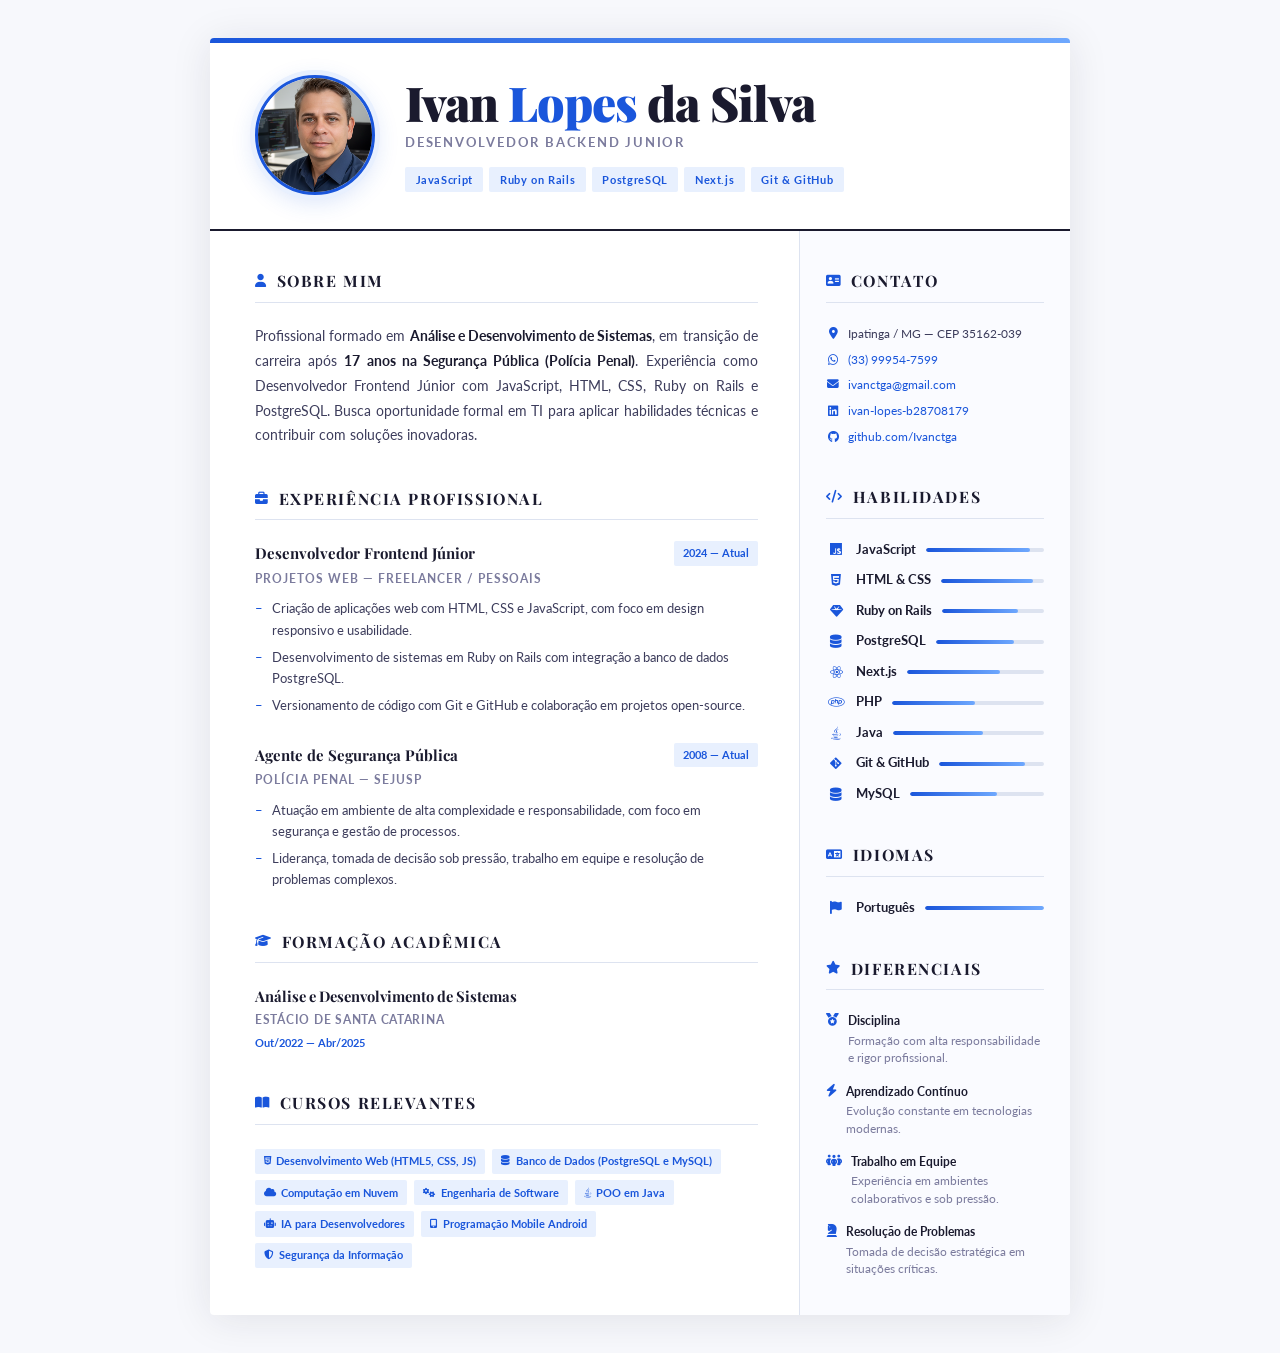
<file: curriculo.html>
<!DOCTYPE html>
<html lang="pt-BR">
<head>
  <meta charset="UTF-8" />
  <meta name="viewport" content="width=device-width, initial-scale=1.0" />
  <title>Currículo — Ivan Lopes da Silva</title>

  <link rel="preconnect" href="https://fonts.googleapis.com" />
  <link rel="preconnect" href="https://fonts.gstatic.com" crossorigin />
  <link href="https://fonts.googleapis.com/css2?family=Playfair+Display:wght@400;700;900&family=Lato:wght@300;400;700&display=swap" rel="stylesheet" />
  <link rel="stylesheet" href="https://cdnjs.cloudflare.com/ajax/libs/font-awesome/6.7.2/css/all.min.css" integrity="sha512-Evv84Mr4kqVGRNSgIGL/F/aIDqQb7xQ2vcrdIwxfjThSH8CSR7PBEakCr51Ck+w+/U6swU2Im1vVX0SVk9ABhg==" crossorigin="anonymous" referrerpolicy="no-referrer" />

  <style>
    /* ── Variables ────────────────────────────────────── */
    :root {
      --ink:       #1a1a2e;
      --ink-light: #3d3d5c;
      --muted:     #7b7b9d;
      --accent:    #1a56db;
      --accent-lt: #e8f0fe;
      --rule:      #dde3f0;
      --bg:        #f7f8fc;
      --white:     #ffffff;
      --ff-head:   'Playfair Display', Georgia, serif;
      --ff-body:   'Lato', sans-serif;
    }

    /* ── Reset ────────────────────────────────────────── */
    *, *::before, *::after { box-sizing: border-box; margin: 0; padding: 0; }
    html { font-size: 15px; }
    body {
      background: var(--bg);
      color: var(--ink);
      font-family: var(--ff-body);
      font-weight: 400;
      line-height: 1.65;
      -webkit-font-smoothing: antialiased;
    }
    a { color: var(--accent); text-decoration: none; }
    a:hover { text-decoration: underline; }
    ul { list-style: none; }

    /* ── Page wrapper ─────────────────────────────────── */
    .page {
      max-width: 860px;
      margin: 2.5rem auto;
      background: var(--white);
      box-shadow: 0 4px 40px rgba(26,26,46,0.10);
      border-radius: 4px;
      overflow: hidden;
    }

    /* ── HEADER ───────────────────────────────────────── */
    .cv-header {
      display: grid;
      grid-template-columns: auto 1fr;
      align-items: center;
      gap: 2rem;
      padding: 2.5rem 3rem 2.25rem;
      border-bottom: 2px solid var(--ink);
      position: relative;
    }
    .cv-header::before {
      content: '';
      position: absolute;
      top: 0; left: 0; right: 0;
      height: 5px;
      background: linear-gradient(90deg, var(--accent) 0%, #6ea8fe 100%);
    }
    /* foto circular */
    .header__photo {
      width: 120px;
      height: 120px;
      border-radius: 50%;
      overflow: hidden;
      border: 3px solid var(--accent);
      box-shadow: 0 0 0 5px var(--accent-lt), 0 6px 24px rgba(26,86,219,0.18);
      flex-shrink: 0;
    }
    .header__photo img {
      width: 100%;
      height: 100%;
      object-fit: cover;
      display: block;
    }
    /* placeholder quando não há foto */
    .header__photo--placeholder {
      background: var(--accent-lt);
      display: flex;
      align-items: center;
      justify-content: center;
      font-family: var(--ff-head);
      font-size: 2.4rem;
      font-weight: 900;
      color: var(--accent);
      letter-spacing: -0.04em;
    }
    .header__name {
      font-family: var(--ff-head);
      font-size: clamp(2rem, 4.5vw, 3.2rem);
      font-weight: 900;
      line-height: 1;
      letter-spacing: -0.02em;
      color: var(--ink);
    }
    .header__name span { color: var(--accent); }
    .header__role {
      margin-top: 0.45rem;
      font-size: 0.85rem;
      font-weight: 700;
      letter-spacing: 0.14em;
      text-transform: uppercase;
      color: var(--muted);
    }
    .header__tags {
      display: flex;
      flex-wrap: wrap;
      gap: 0.4rem;
      margin-top: 0.9rem;
    }
    .header__tags .chip {
      background: var(--accent-lt);
      color: var(--accent);
      font-size: 0.72rem;
      font-weight: 700;
      letter-spacing: 0.06em;
      padding: 0.25rem 0.7rem;
      border-radius: 2px;
    }
    /* contato — agora na sidebar */
    .contact__item {
      display: flex;
      align-items: center;
      gap: 0.5rem;
      font-size: 0.8rem;
      color: var(--ink-light);
      margin-bottom: 0.4rem;
    }
    .contact__item i {
      color: var(--accent);
      width: 14px;
      text-align: center;
      font-size: 0.78rem;
      flex-shrink: 0;
    }

    /* ── BODY LAYOUT ──────────────────────────────────── */
    .cv-body {
      display: grid;
      grid-template-columns: 1fr 270px;
    }

    /* ── MAIN (left) ──────────────────────────────────── */
    .cv-main {
      padding: 2.5rem 2.75rem 2.5rem 3rem;
      border-right: 1px solid var(--rule);
    }

    /* ── SIDEBAR (right) ──────────────────────────────── */
    .cv-sidebar {
      padding: 2.5rem 1.75rem;
      background: #fafbff;
    }

    /* ── Section heading ──────────────────────────────── */
    .sec-title {
      font-family: var(--ff-head);
      font-size: 1.05rem;
      font-weight: 700;
      letter-spacing: 0.01em;
      color: var(--ink);
      text-transform: uppercase;
      letter-spacing: 0.1em;
      display: flex;
      align-items: center;
      gap: 0.6rem;
      margin-bottom: 1.4rem;
      padding-bottom: 0.5rem;
      border-bottom: 1.5px solid var(--rule);
    }
    .sec-title i {
      color: var(--accent);
      font-size: 0.85rem;
    }
    .section { margin-bottom: 2.5rem; }
    .section:last-child { margin-bottom: 0; }

    /* ── SOBRE ────────────────────────────────────────── */
    .sobre-text {
      font-size: .95rem;
      color: var(--ink-light);
      line-height: 1.75;
      text-align: justify;
    }
    .sobre-text strong { color: var(--ink); font-weight: 700; }

    /* ── EXPERIÊNCIA ──────────────────────────────────── */
    .job { margin-bottom: 1.75rem; }
    .job:last-child { margin-bottom: 0; }
    .job__header {
      display: flex;
      justify-content: space-between;
      align-items: flex-start;
      gap: 1rem;
      flex-wrap: wrap;
    }
    .job__title {
      font-family: var(--ff-head);
      font-size: 1rem;
      font-weight: 700;
      color: var(--ink);
    }
    .job__date {
      font-size: 0.75rem;
      font-weight: 700;
      color: var(--accent);
      background: var(--accent-lt);
      padding: 0.2rem 0.6rem;
      border-radius: 2px;
      white-space: nowrap;
    }
    .job__company {
      font-size: 0.82rem;
      font-weight: 700;
      color: var(--muted);
      margin: 0.2rem 0 0.6rem;
      text-transform: uppercase;
      letter-spacing: 0.08em;
    }
    .job__list {
      padding-left: 0;
    }
    .job__list li {
      position: relative;
      padding-left: 1.1rem;
      font-size: 0.88rem;
      color: var(--ink-light);
      margin-bottom: 0.3rem;
    }
    .job__list li::before {
      content: '–';
      position: absolute;
      left: 0;
      color: var(--accent);
      font-weight: 700;
    }

    /* ── FORMAÇÃO ─────────────────────────────────────── */
    .edu__title {
      font-family: var(--ff-head);
      font-size: 0.98rem;
      font-weight: 700;
      color: var(--ink);
    }
    .edu__school {
      font-size: 0.82rem;
      color: var(--muted);
      font-weight: 700;
      letter-spacing: 0.06em;
      text-transform: uppercase;
      margin: 0.1rem 0 0.25rem;
    }
    .edu__date {
      font-size: 0.75rem;
      color: var(--accent);
      font-weight: 700;
    }

    /* ── SIDEBAR: skills ──────────────────────────────── */
    .skill-group { margin-bottom: 1.75rem; }
    .skill-group:last-child { margin-bottom: 0; }
    .skill-item {
      display: flex;
      align-items: center;
      gap: 0.65rem;
      margin-bottom: 0.65rem;
    }
    .skill-item i {
      width: 20px;
      text-align: center;
      color: var(--accent);
      font-size: 0.88rem;
      flex-shrink: 0;
    }
    .skill-item span {
      font-size: 0.84rem;
      color: var(--ink-light);
      font-weight: 400;
    }
    .skill-item strong {
      font-size: 0.84rem;
      color: var(--ink);
      font-weight: 700;
    }

    /* bar */
    .skill-bar-wrap {
      flex: 1;
      height: 4px;
      background: var(--rule);
      border-radius: 2px;
      overflow: hidden;
    }
    .skill-bar {
      height: 100%;
      background: linear-gradient(90deg, var(--accent), #6ea8fe);
      border-radius: 2px;
      width: 0;
      transition: width 1s cubic-bezier(0.4,0,0.2,1);
    }

    /* ── SIDEBAR: diferenciais ────────────────────────── */
    .dif-item {
      display: flex;
      gap: 0.6rem;
      align-items: flex-start;
      margin-bottom: 1rem;
    }
    .dif-item:last-child { margin-bottom: 0; }
    .dif-item i {
      margin-top: 0.2rem;
      color: var(--accent);
      font-size: 0.85rem;
      flex-shrink: 0;
    }
    .dif-item div strong {
      display: block;
      font-size: 0.82rem;
      font-weight: 700;
      color: var(--ink);
    }
    .dif-item div p {
      font-size: 0.78rem;
      color: var(--muted);
      line-height: 1.5;
    }

    /* ── SIDEBAR: cursos ──────────────────────────────── */
    .curso-tag {
      display: inline-flex;
      align-items: center;
      gap: 0.35rem;
      background: var(--accent-lt);
      color: var(--accent);
      font-size: 0.72rem;
      font-weight: 700;
      padding: 0.25rem 0.6rem;
      border-radius: 2px;
      margin: 0.2rem 0.2rem 0.2rem 0;
    }
    .curso-tag i { font-size: 0.65rem; }

    /* ── Print ────────────────────────────────────────── */
    @media print {
      body { background: #fff; }
      .page { margin: 0; box-shadow: none; border-radius: 0; }
    }

    /* ── Responsive ───────────────────────────────────── */
    @media (max-width: 680px) {
      .page { margin: 0; border-radius: 0; }
      .cv-header { grid-template-columns: 1fr; }
      .cv-body { grid-template-columns: 1fr; }
      .cv-sidebar { border-top: 1px solid var(--rule); }
      .cv-main { padding: 2rem 1.5rem; }
      .cv-sidebar { padding: 2rem 1.5rem; }
      .cv-header { padding: 2rem 1.5rem 1.75rem; }
    }
  </style>
</head>
<body>

<div class="page">

  <!-- ══════════════ HEADER ══════════════ -->
  <header class="cv-header">

    <!-- Foto circular (substitua o src pela sua foto) -->
    <div class="header__photo header__photo--placeholder">
      <img src="assets/img/home.png" alt="">
    </div>

    <!-- Informações -->
    <div class="header__info">
      <h1 class="header__name">Ivan <span>Lopes</span> da Silva</h1>
      <p class="header__role">Desenvolvedor Backend Junior</p>
      <div class="header__tags">
        <span class="chip">JavaScript</span>
        <span class="chip">Ruby on Rails</span>
        <span class="chip">PostgreSQL</span>
        <span class="chip">Next.js</span>
        <span class="chip">Git &amp; GitHub</span>
      </div>
    </div>

  </header>

  <div class="cv-body">

    <!-- ══════════════ MAIN ══════════════ -->
    <main class="cv-main">

      <!-- Sobre -->
      <section class="section">
        <h1 class="sec-title"><i class="fa-solid fa-user"></i> Sobre Mim</h1>
        <p class="sobre-text">
          Profissional formado em <strong>Análise e Desenvolvimento de Sistemas</strong>, em transição de carreira após <strong>17 anos na Segurança Pública (Polícia Penal)</strong>. Experiência como Desenvolvedor Frontend Júnior com JavaScript, HTML, CSS, Ruby on Rails e PostgreSQL. Busca oportunidade formal em TI para aplicar habilidades técnicas e contribuir com soluções inovadoras.
        </p>
      </section>

      <!-- Experiência -->
      <section class="section">
        <h1 class="sec-title"><i class="fa-solid fa-briefcase"></i> Experiência Profissional</h1>

        <div class="job">
          <div class="job__header">
            <span class="job__title">Desenvolvedor Frontend Júnior</span>
            <span class="job__date">2024 — Atual</span>
          </div>
          <p class="job__company">Projetos Web — Freelancer / Pessoais</p>
          <ul class="job__list">
            <li>Criação de aplicações web com HTML, CSS e JavaScript, com foco em design responsivo e usabilidade.</li>
            <li>Desenvolvimento de sistemas em Ruby on Rails com integração a banco de dados PostgreSQL.</li>
            <li>Versionamento de código com Git e GitHub e colaboração em projetos open-source.</li>
          </ul>
        </div>

        <div class="job">
          <div class="job__header">
            <span class="job__title">Agente de Segurança Pública</span>
            <span class="job__date">2008 — Atual</span>
          </div>
          <p class="job__company">Polícia Penal — SEJUSP</p>
          <ul class="job__list">
            <li>Atuação em ambiente de alta complexidade e responsabilidade, com foco em segurança e gestão de processos.</li>
            <li>Liderança, tomada de decisão sob pressão, trabalho em equipe e resolução de problemas complexos.</li>
          </ul>
        </div>
      </section>

      <!-- Formação -->
      <section class="section">
        <h1 class="sec-title"><i class="fa-solid fa-graduation-cap"></i> Formação Acadêmica</h1>
        <div class="edu__title">Análise e Desenvolvimento de Sistemas</div>
        <div class="edu__school">Estácio de Santa Catarina</div>
        <div class="edu__date">Out/2022 — Abr/2025</div>
      </section>

      <!-- Cursos -->
      <section class="section">
        <h1 class="sec-title"><i class="fa-solid fa-book-open"></i> Cursos Relevantes</h1>
        <div>
          <span class="curso-tag"><i class="fa-brands fa-html5"></i> Desenvolvimento Web (HTML5, CSS, JS)</span>
          <span class="curso-tag"><i class="fa-solid fa-database"></i> Banco de Dados (PostgreSQL e MySQL)</span>
          <span class="curso-tag"><i class="fa-solid fa-cloud"></i> Computação em Nuvem</span>
          <span class="curso-tag"><i class="fa-solid fa-gears"></i> Engenharia de Software</span>
          <span class="curso-tag"><i class="fa-brands fa-java"></i> POO em Java</span>
          <span class="curso-tag"><i class="fa-solid fa-robot"></i> IA para Desenvolvedores</span>
          <span class="curso-tag"><i class="fa-solid fa-mobile-screen-button"></i> Programação Mobile Android</span>
          <span class="curso-tag"><i class="fa-solid fa-shield-halved"></i> Segurança da Informação</span>
        </div>
      </section>

    </main>

    <!-- ══════════════ SIDEBAR ══════════════ -->
    <aside class="cv-sidebar">

      <!-- Contato -->
      <section class="section">
        <h1 class="sec-title"><i class="fa-solid fa-address-card"></i> Contato</h1>
        <div class="contact__item">
          <i class="fa-solid fa-location-dot"></i>
          <span>Ipatinga / MG — CEP 35162-039</span>
        </div>
        <div class="contact__item">
          <i class="fa-brands fa-whatsapp"></i>
          <a href="https://wa.me/5533999547599">(33) 99954-7599</a>
        </div>
        <div class="contact__item">
          <i class="fa-solid fa-envelope"></i>
          <a href="mailto:ivanctga@gmail.com">ivanctga@gmail.com</a>
        </div>
        <div class="contact__item">
          <i class="fa-brands fa-linkedin"></i>
          <a href="https://linkedin.com/in/ivan-lopes-b28708179" target="_blank">ivan-lopes-b28708179</a>
        </div>
        <div class="contact__item">
          <i class="fa-brands fa-github"></i>
          <a href="https://github.com/Ivanctga" target="_blank">github.com/Ivanctga</a>
        </div>
      </section>

      <!-- Habilidades -->
      <section class="section">
        <h1 class="sec-title"><i class="fa-solid fa-code"></i> Habilidades</h1>
        <div class="skill-group">
          <div class="skill-item">
            <i class="fa-brands fa-js"></i>
            <strong>JavaScript</strong>
            <div class="skill-bar-wrap"><div class="skill-bar" data-w="88"></div></div>
          </div>
          <div class="skill-item">
            <i class="fa-brands fa-html5"></i>
            <strong>HTML &amp; CSS</strong>
            <div class="skill-bar-wrap"><div class="skill-bar" data-w="90"></div></div>
          </div>
          <div class="skill-item">
            <i class="fa-solid fa-gem"></i>
            <strong>Ruby on Rails</strong>
            <div class="skill-bar-wrap"><div class="skill-bar" data-w="75"></div></div>
          </div>
          <div class="skill-item">
            <i class="fa-solid fa-database"></i>
            <strong>PostgreSQL</strong>
            <div class="skill-bar-wrap"><div class="skill-bar" data-w="72"></div></div>
          </div>
          <div class="skill-item">
            <i class="fa-brands fa-react"></i>
            <strong>Next.js</strong>
            <div class="skill-bar-wrap"><div class="skill-bar" data-w="68"></div></div>
          </div>
          <div class="skill-item">
            <i class="fa-brands fa-php"></i>
            <strong>PHP</strong>
            <div class="skill-bar-wrap"><div class="skill-bar" data-w="55"></div></div>
          </div>
          <div class="skill-item">
            <i class="fa-brands fa-java"></i>
            <strong>Java</strong>
            <div class="skill-bar-wrap"><div class="skill-bar" data-w="60"></div></div>
          </div>
          <div class="skill-item">
            <i class="fa-brands fa-git-alt"></i>
            <strong>Git &amp; GitHub</strong>
            <div class="skill-bar-wrap"><div class="skill-bar" data-w="82"></div></div>
          </div>
          <div class="skill-item">
            <i class="fa-solid fa-database"></i>
            <strong>MySQL</strong>
            <div class="skill-bar-wrap"><div class="skill-bar" data-w="65"></div></div>
          </div>
        </div>
      </section>

      <!-- Idiomas -->
      <section class="section">
        <h1 class="sec-title"><i class="fa-solid fa-language"></i> Idiomas</h1>
        <div class="skill-item">
          <i class="fa-solid fa-flag"></i>
          <strong>Português</strong>
          <div class="skill-bar-wrap"><div class="skill-bar" data-w="100"></div></div>
        </div>
      </section>

      <!-- Diferenciais -->
      <section class="section">
        <h1 class="sec-title"><i class="fa-solid fa-star"></i> Diferenciais</h1>
        <div class="dif-item">
          <i class="fa-solid fa-medal"></i>
          <div>
            <strong>Disciplina</strong>
            <p>Formação com alta responsabilidade e rigor profissional.</p>
          </div>
        </div>
        <div class="dif-item">
          <i class="fa-solid fa-bolt"></i>
          <div>
            <strong>Aprendizado Contínuo</strong>
            <p>Evolução constante em tecnologias modernas.</p>
          </div>
        </div>
        <div class="dif-item">
          <i class="fa-solid fa-people-group"></i>
          <div>
            <strong>Trabalho em Equipe</strong>
            <p>Experiência em ambientes colaborativos e sob pressão.</p>
          </div>
        </div>
        <div class="dif-item">
          <i class="fa-solid fa-chess-knight"></i>
          <div>
            <strong>Resolução de Problemas</strong>
            <p>Tomada de decisão estratégica em situações críticas.</p>
          </div>
        </div>
      </section>

    </aside>
  </div><!-- /.cv-body -->

</div><!-- /.page -->

<script>
  // Anima as barras de habilidades ao carregar
  document.addEventListener('DOMContentLoaded', () => {
    const bars = document.querySelectorAll('.skill-bar');

    const observer = new IntersectionObserver((entries) => {
      entries.forEach(entry => {
        if (entry.isIntersecting) {
          const bar = entry.target;
          const w   = bar.dataset.w;
          setTimeout(() => { bar.style.width = w + '%'; }, 150);
          observer.unobserve(bar);
        }
      });
    }, { threshold: 0.3 });

    bars.forEach(b => observer.observe(b));
  });
</script>

</body>
</html>
</file>
